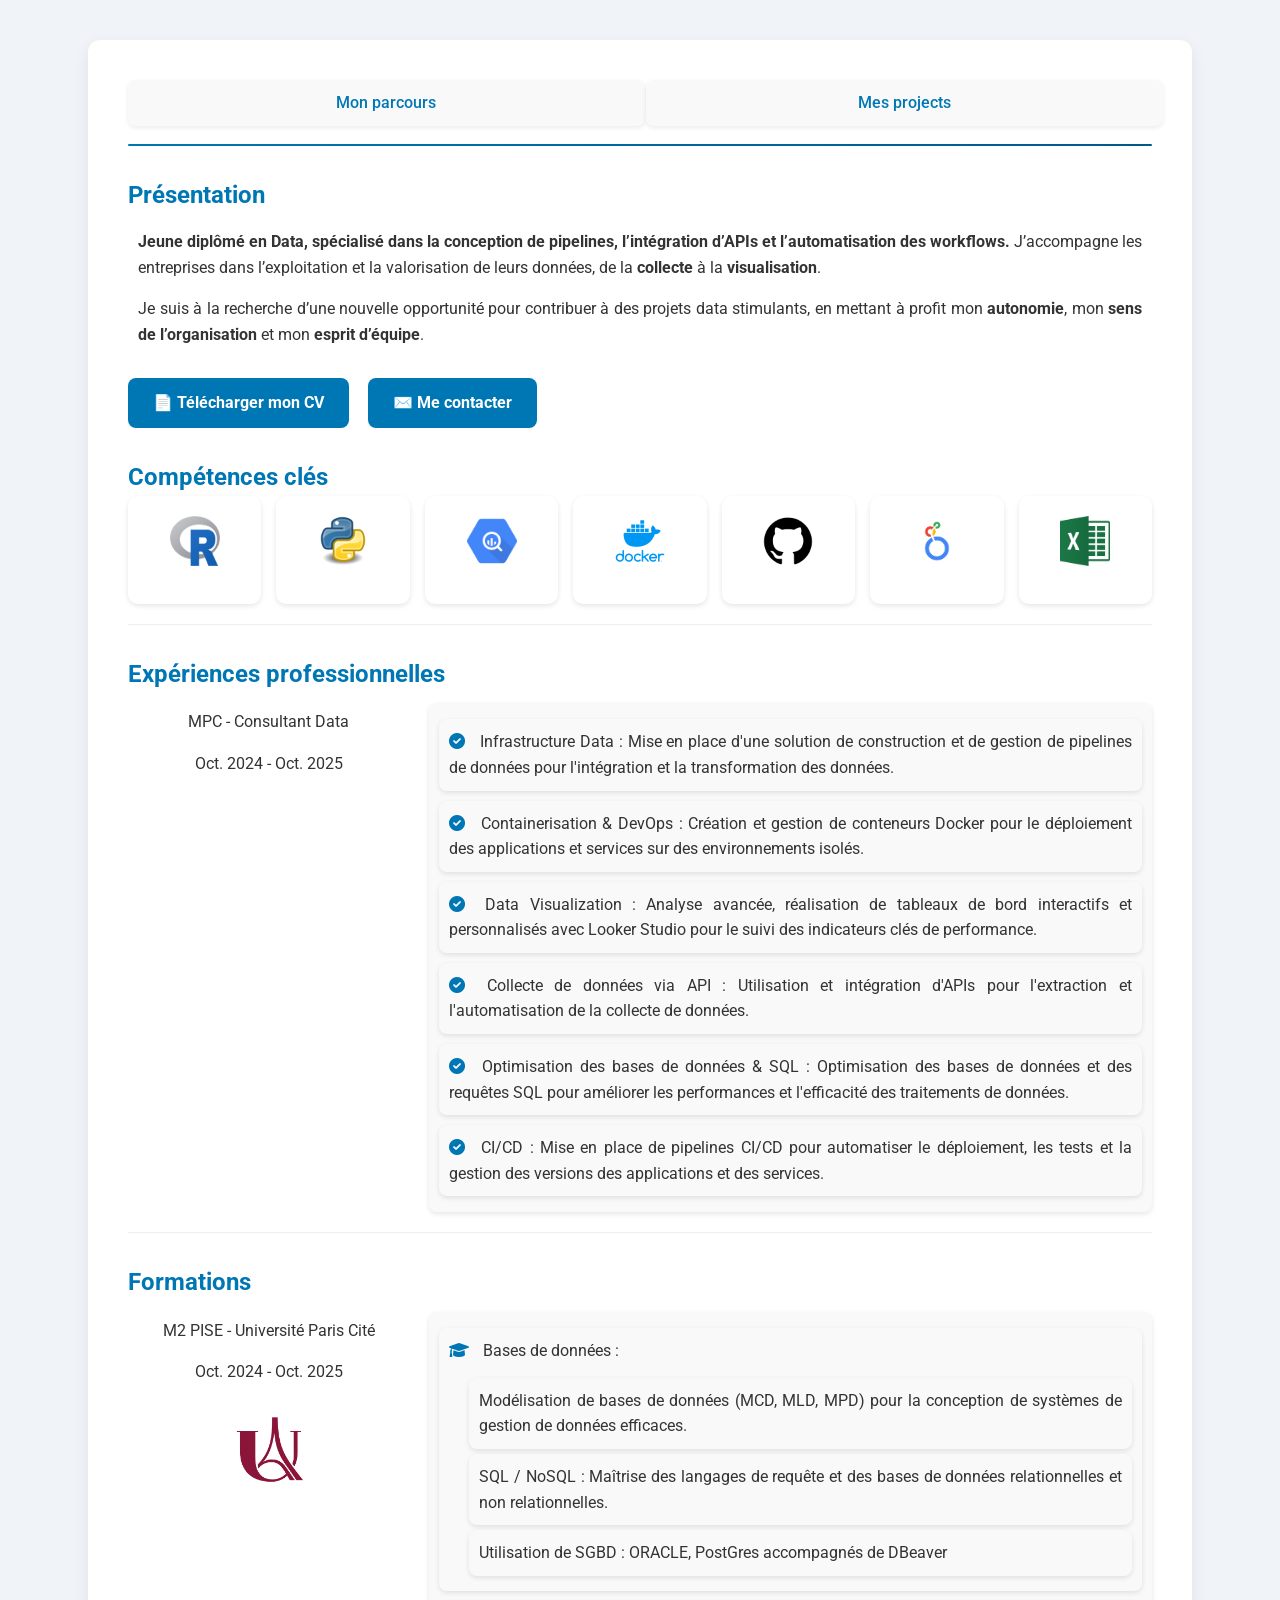
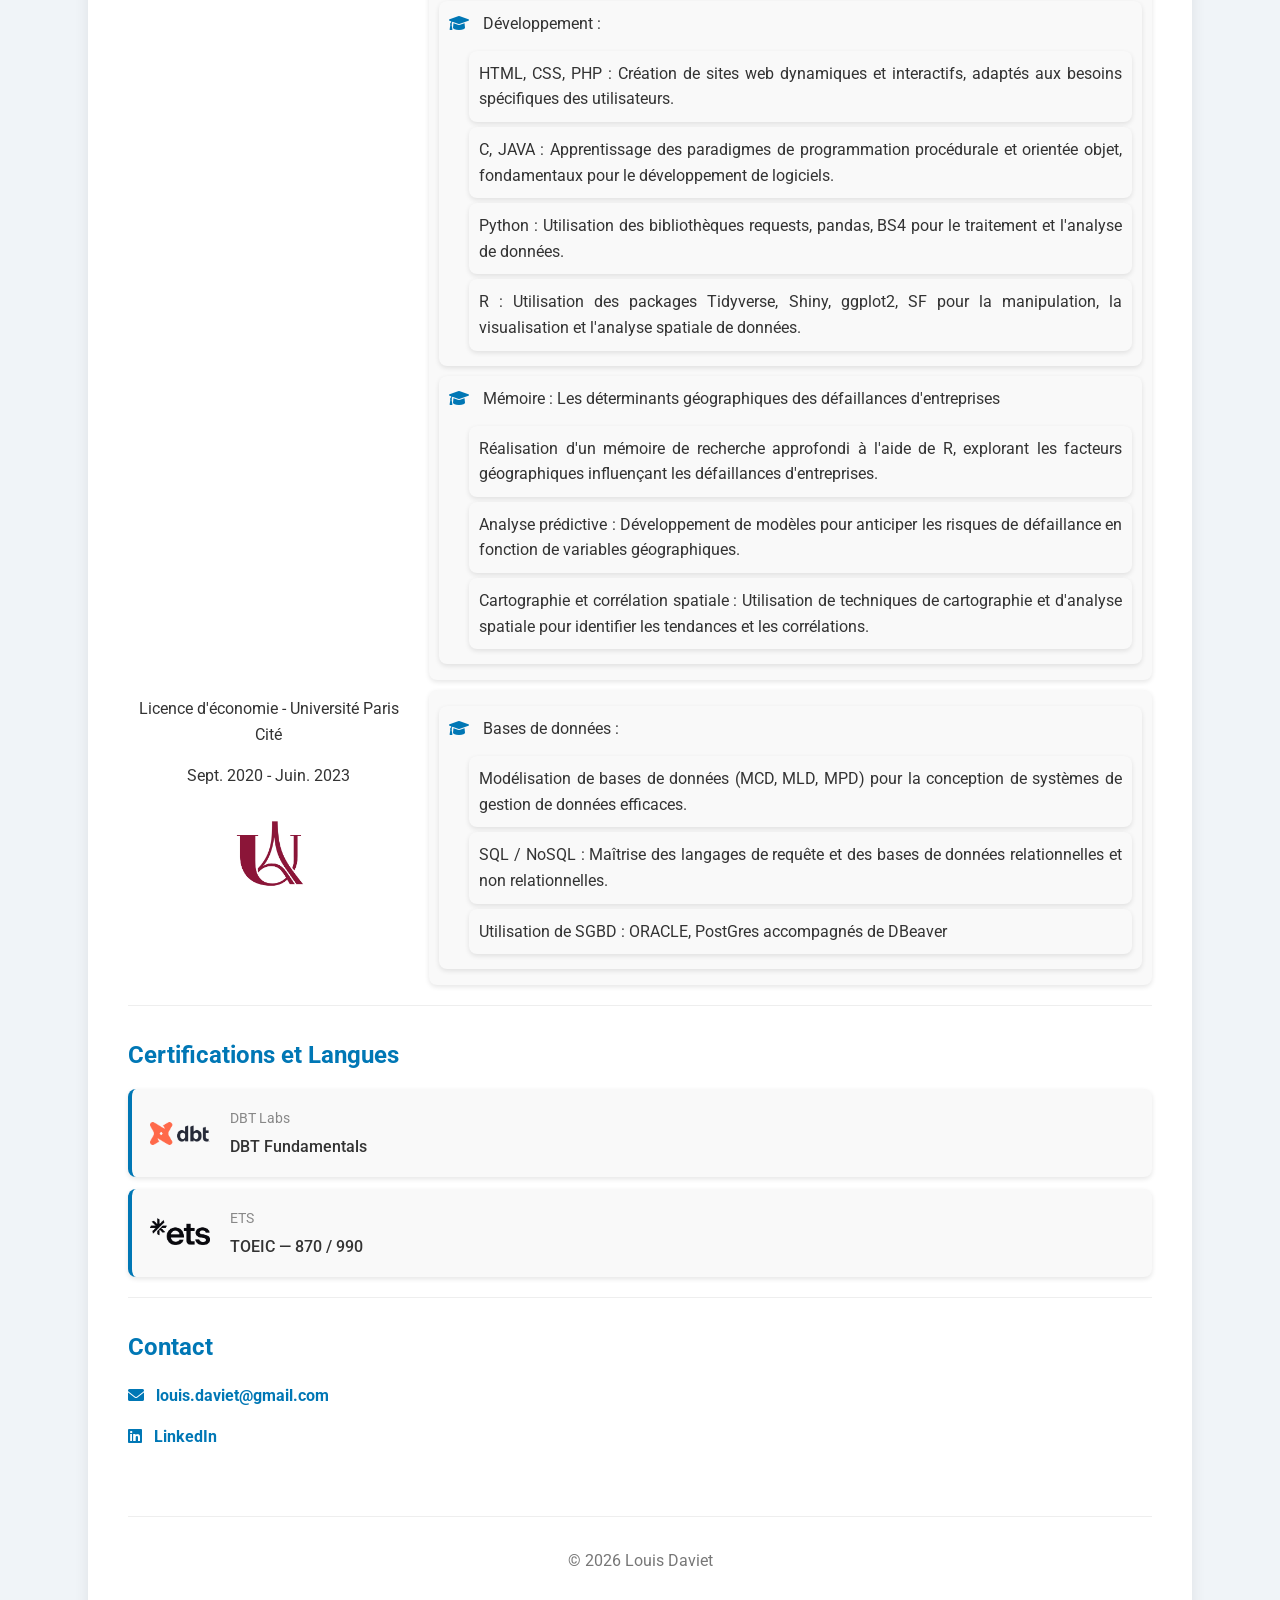
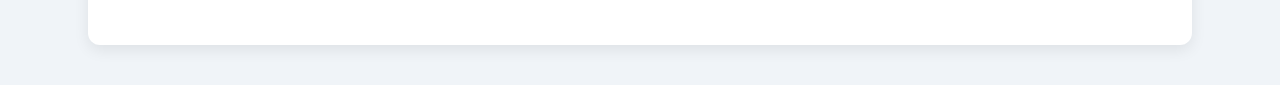
<file: index.html>
<!DOCTYPE html>
<html lang="fr">
<head>
    <meta charset="UTF-8">
    <meta name="viewport" content="width=device-width, initial-scale=1.0">
    <title>Louis Daviet - Parcours</title>
    <link rel="stylesheet" href="style.css">
    <link rel="stylesheet" href="https://cdnjs.cloudflare.com/ajax/libs/font-awesome/6.0.0/css/all.min.css">
    <link rel="preconnect" href="https://fonts.googleapis.com">
    <link rel="preconnect" href="https://fonts.gstatic.com" crossorigin>
    <link href="https://fonts.googleapis.com/css2?family=Roboto:wght@300;400;500;700&display=swap" rel="stylesheet">
</head>

<body>
    <div class="container">
        <div class="skewed"></div>

        <header>

            <nav>
                <ul>
                    <li><a href="index.html">Mon parcours</a></li>
                    <li><a href="projects.html">Mes projects</a></li>
                </ul>
            </nav>
            
            <hr>

        </header>

        <section class="profile-intro">
            <div class="intro-text">
                <h2>Présentation</h2>

                <p>
                    <strong>Jeune diplômé en Data, spécialisé dans la conception de pipelines, l’intégration d’APIs et l’automatisation des workflows.</strong> 
                    J’accompagne les entreprises dans l’exploitation et la valorisation de leurs données, de la <strong>collecte</strong> à la <strong>visualisation</strong>.
                </p>
                <p>
                    Je suis à la recherche d’une nouvelle opportunité pour contribuer à des projets data stimulants, 
                    en mettant à profit mon <strong>autonomie</strong>, mon <strong>sens de l’organisation</strong> et mon <strong>esprit d’équipe</strong>.
                </p>
                <a href="file/CV_Louis.pdf" class="button">📄 Télécharger mon CV</a>
                <a href="#contact" class="button">✉️ Me contacter</a>
            </div>
        </section>

        <section class="section">
            <h2>Compétences clés</h2>
            <div class="competences-grid">
                <!-- R -->
                <div class="competence-item">
                    <img src="img/r-logo.png" alt="R Logo" class="competence-logo">
                    <div class="competence-tooltip">
                        <p><strong>Packages R : </strong>tidyverse, car, shiny, mapSF, ggplot2, dplyr</p>
                    </div>
                </div>
        
                <!-- Python -->
                <div class="competence-item">
                    <img src="img/python-logo.png" alt="Python Logo" class="competence-logo">
                    <div class="competence-tooltip">
                        <p><strong>Bibliothèques Python : </strong>pandas, matplotlib, requests, BS4</p>
                    </div>
                </div>
        
                <!-- SQL -->
                <div class="competence-item">
                    <img src="img/bq-logo.png" alt="SQL Logo" class="competence-logo">
                    <div class="competence-tooltip">
                        <p><strong>SGBD et data warehouse : </strong>Oracle, PostgreSQL, Snowflake, BigQuery</p>
                    </div>
                </div>
        
                <!-- Docker -->
                <div class="competence-item">
                    <img src="img/docker-logo.png" alt="Docker Logo" class="competence-logo">
                    <div class="competence-tooltip">
                        <p><strong>Outils Docker : </strong>Docker, DockerHub</p>
                    </div>
                </div>
        
                <!-- GitHub -->
                <div class="competence-item">
                    <img src="img/github-logo.png" alt="GitHub Logo" class="competence-logo">
                    <div class="competence-tooltip">
                        <p><strong>Outils GitHub : </strong>Git, GitHub Actions</p>
                    </div>
                </div>
        
                <!-- Looker Studio -->
                <div class="competence-item">
                    <img src="img/looker-logo.png" alt="Looker Studio Logo" class="competence-logo">
                    <div class="competence-tooltip">
                        <p><strong>Outils Looker Studio : </strong>Création de rapports interactifs, Data Studio</p>
                    </div>
                </div>
        
                <!-- Excel -->
                <div class="competence-item">
                    <img src="img/excel-logo.png" alt="Excel Logo" class="competence-logo">
                    <div class="competence-tooltip">
                        <p><strong>Compétences Excel : </strong>Formules avancées, Tableaux croisés dynamiques, macros VBA</p>
                    </div>
                </div>
            </div>
        </section>
        
        <section class="section">
            <h2>Expériences professionnelles</h2>
            <div class="two-columns">
                <div class="left-column">
                    <p>MPC - Consultant Data</p>
                    <p>Oct. 2024 - Oct. 2025</p>
                </div>
                <div class="right-column">
                    <ul class="experiences">
                        <li><i class="fas fa-check-circle"></i> Infrastructure Data : Mise en place d'une solution de construction et de gestion de pipelines de données pour l'intégration et la transformation des données.</li>
                        <li><i class="fas fa-check-circle"></i> Containerisation & DevOps : Création et gestion de conteneurs Docker pour le déploiement des applications et services sur des environnements isolés. </li>
                        <li><i class="fas fa-check-circle"></i> Data Visualization : Analyse avancée, réalisation de tableaux de bord interactifs et personnalisés avec Looker Studio pour le suivi des indicateurs clés de performance.</li>
                        <li><i class="fas fa-check-circle"></i> Collecte de données via API : Utilisation et intégration d'APIs pour l'extraction et l'automatisation de la collecte de données.</li>
                        <li><i class="fas fa-check-circle"></i> Optimisation des bases de données & SQL : Optimisation des bases de données et des requêtes SQL pour améliorer les performances et l'efficacité des traitements de données.</li>                        </li>
                        <li><i class="fas fa-check-circle"></i> CI/CD : Mise en place de pipelines CI/CD pour automatiser le déploiement, les tests et la gestion des versions des applications et des services. </li>
                    </ul>
                </div>
            </div>
        </section>
        
        
        <section class="section">
            <h2>Formations</h2>
            <div class="two-columns">
                <div class="left-column">
                    <p>M2 PISE - Université Paris Cité</p>
                    <p>Oct. 2024 - Oct. 2025</p>
                    <img src="img/logo-universite.png" alt="Université">
                </div>
                <div class="right-column">
                    <ul class="etudes">
                        <li>
                            <i class="fas fa-graduation-cap"></i> Bases de données :
                            <ul>
                                <li>Modélisation de bases de données (MCD, MLD, MPD) pour la conception de systèmes de gestion de données efficaces.</li>
                                <li>SQL / NoSQL : Maîtrise des langages de requête et des bases de données relationnelles et non relationnelles.</li>
                                <li>Utilisation de SGBD : ORACLE, PostGres accompagnés de DBeaver </li>
                            </ul>
                        </li>
                        <li>
                            <i class="fas fa-graduation-cap"></i> Développement :
                            <ul>
                                <li>HTML, CSS, PHP : Création de sites web dynamiques et interactifs, adaptés aux besoins spécifiques des utilisateurs.</li>
                                <li>C, JAVA : Apprentissage des paradigmes de programmation procédurale et orientée objet, fondamentaux pour le développement de logiciels.</li>
                                <li>Python : Utilisation des bibliothèques requests, pandas, BS4 pour le traitement et l'analyse de données.</li>
                                <li>R : Utilisation des packages Tidyverse, Shiny, ggplot2, SF pour la manipulation, la visualisation et l'analyse spatiale de données.</li>
                            </ul>
                        </li>
                        <li>
                            <i class="fas fa-graduation-cap"></i> Mémoire : Les déterminants géographiques des défaillances d'entreprises
                            <ul>
                                <li>Réalisation d'un mémoire de recherche approfondi à l'aide de R, explorant les facteurs géographiques influençant les défaillances d'entreprises.</li>
                                <li>Analyse prédictive : Développement de modèles pour anticiper les risques de défaillance en fonction de variables géographiques.</li>
                                <li>Cartographie et corrélation spatiale : Utilisation de techniques de cartographie et d'analyse spatiale pour identifier les tendances et les corrélations.</li>
                            </ul>
                        </li>
                    </ul>
                </div>
            </div>
            <div class="two-columns">
                <div class="left-column">
                    <p>Licence d'économie - Université Paris Cité</p>
                    <p>Sept. 2020 - Juin. 2023</p>
                    <img src="img/logo-universite.png" alt="Université">
                </div>
                <div class="right-column">
                    <ul class="etudes">
                        <li>
                            <i class="fas fa-graduation-cap"></i> Bases de données :
                            <ul>
                                <li>Modélisation de bases de données (MCD, MLD, MPD) pour la conception de systèmes de gestion de données efficaces.</li>
                                <li>SQL / NoSQL : Maîtrise des langages de requête et des bases de données relationnelles et non relationnelles.</li>
                                <li>Utilisation de SGBD : ORACLE, PostGres accompagnés de DBeaver </li>
                            </ul>
                        </li>
                    </ul>
                </div>   
            </div>                  
        </section>

        <section class="section">
            <h2>Certifications et Langues</h2>
            <div class="certifications-grid">
        
                <div class="certification-item">
                    <img class="certification-logo" src="img/dbt-logo.png" alt="DBT Labs">
                    <div class="certification-info">
                        <p class="certification-org">DBT Labs</p>
                        <p class="certification-name">DBT Fundamentals</p>
                    </div>
                </div>
        
                <div class="certification-item">
                    <img class="certification-logo" src="img/ETS_New_Logo_2024.png" alt="ETS">
                    <div class="certification-info">
                        <p class="certification-org">ETS</p>
                        <p class="certification-name">TOEIC — 870 / 990</p>
                    </div>
                </div>
        
            </div>
        </section>

        <section class="section contact" id="contact">
            <h2>Contact</h2>
            <p><i class="fas fa-envelope"></i> <a href="mailto:louis.daviet@gmail.com">louis.daviet@gmail.com</a></p>
            <p><i class="fab fa-linkedin"></i> <a href="https://www.linkedin.com/in/louis-daviet-4560242a1/">LinkedIn</a></p>
        </section>

        <footer class="footer">
            <p>&copy; 2026 Louis Daviet</p>
        </footer>
    </div>
</body>
</html>
</file>
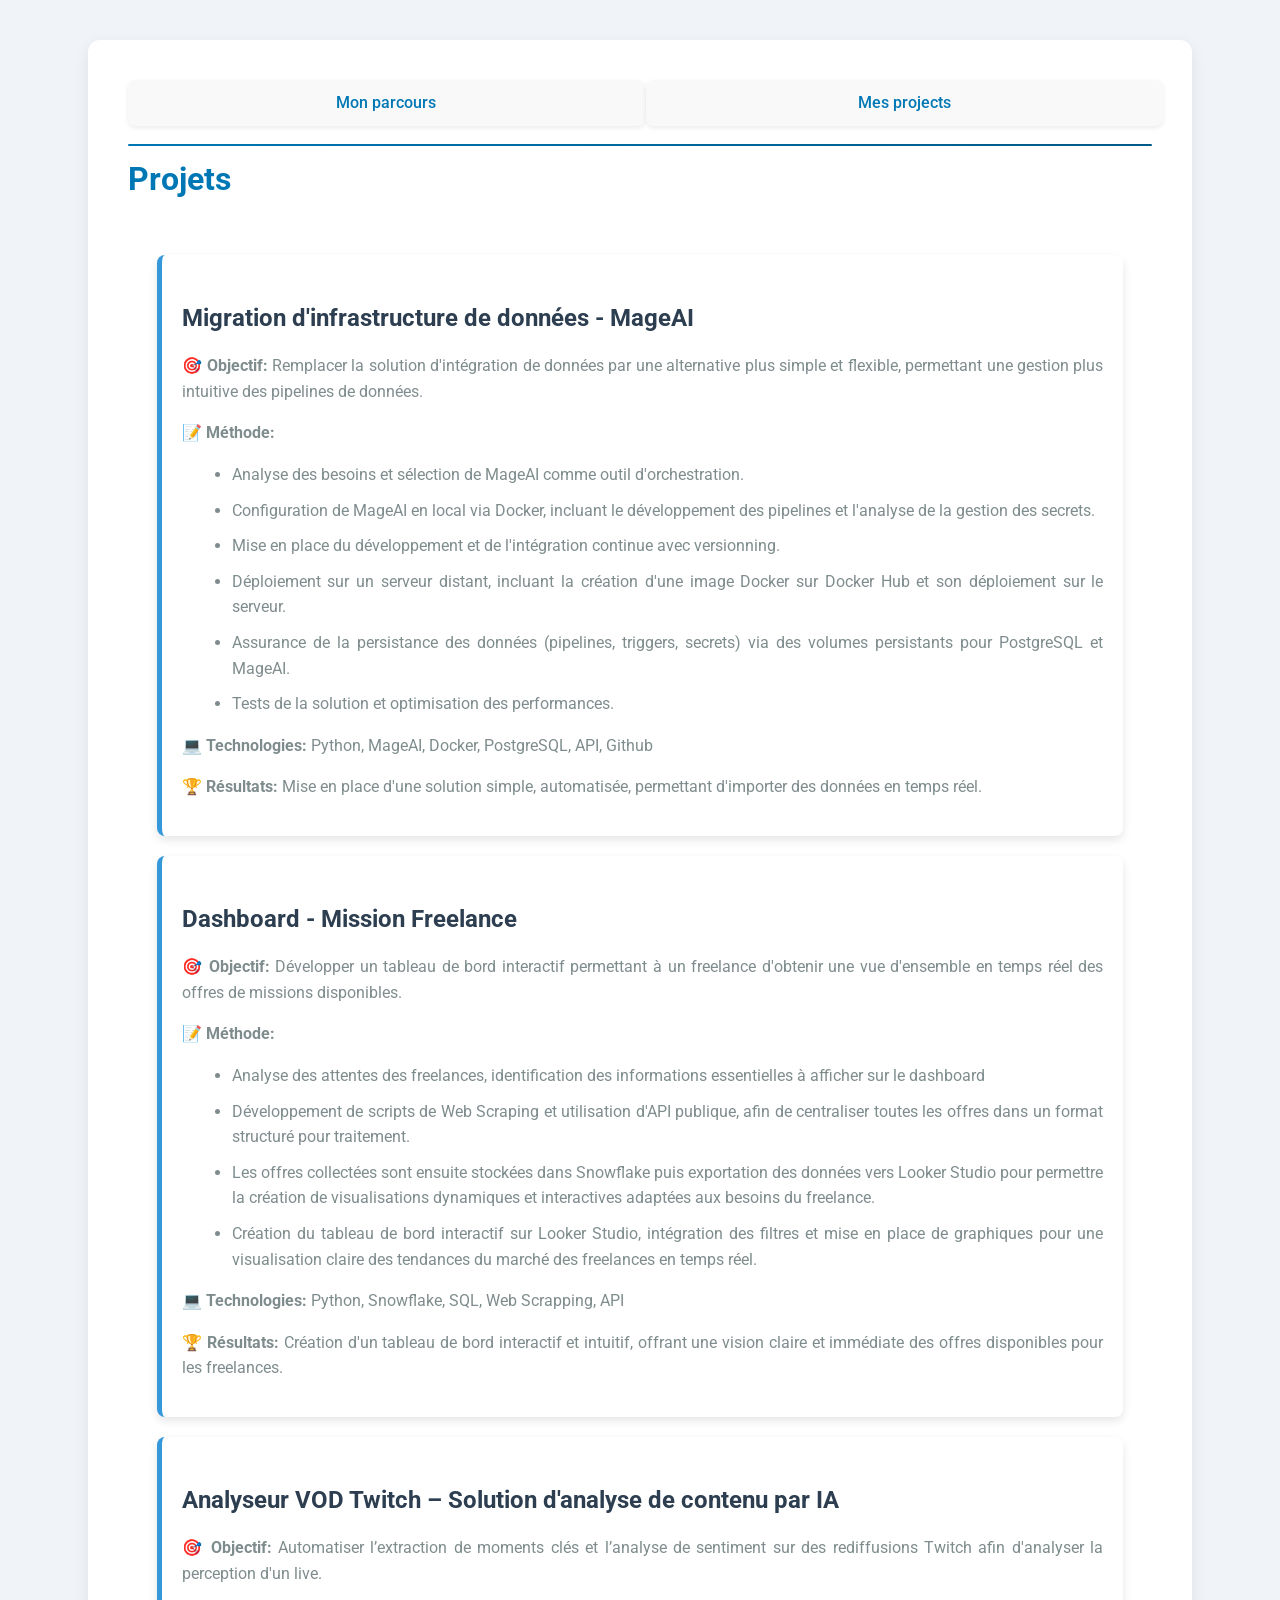
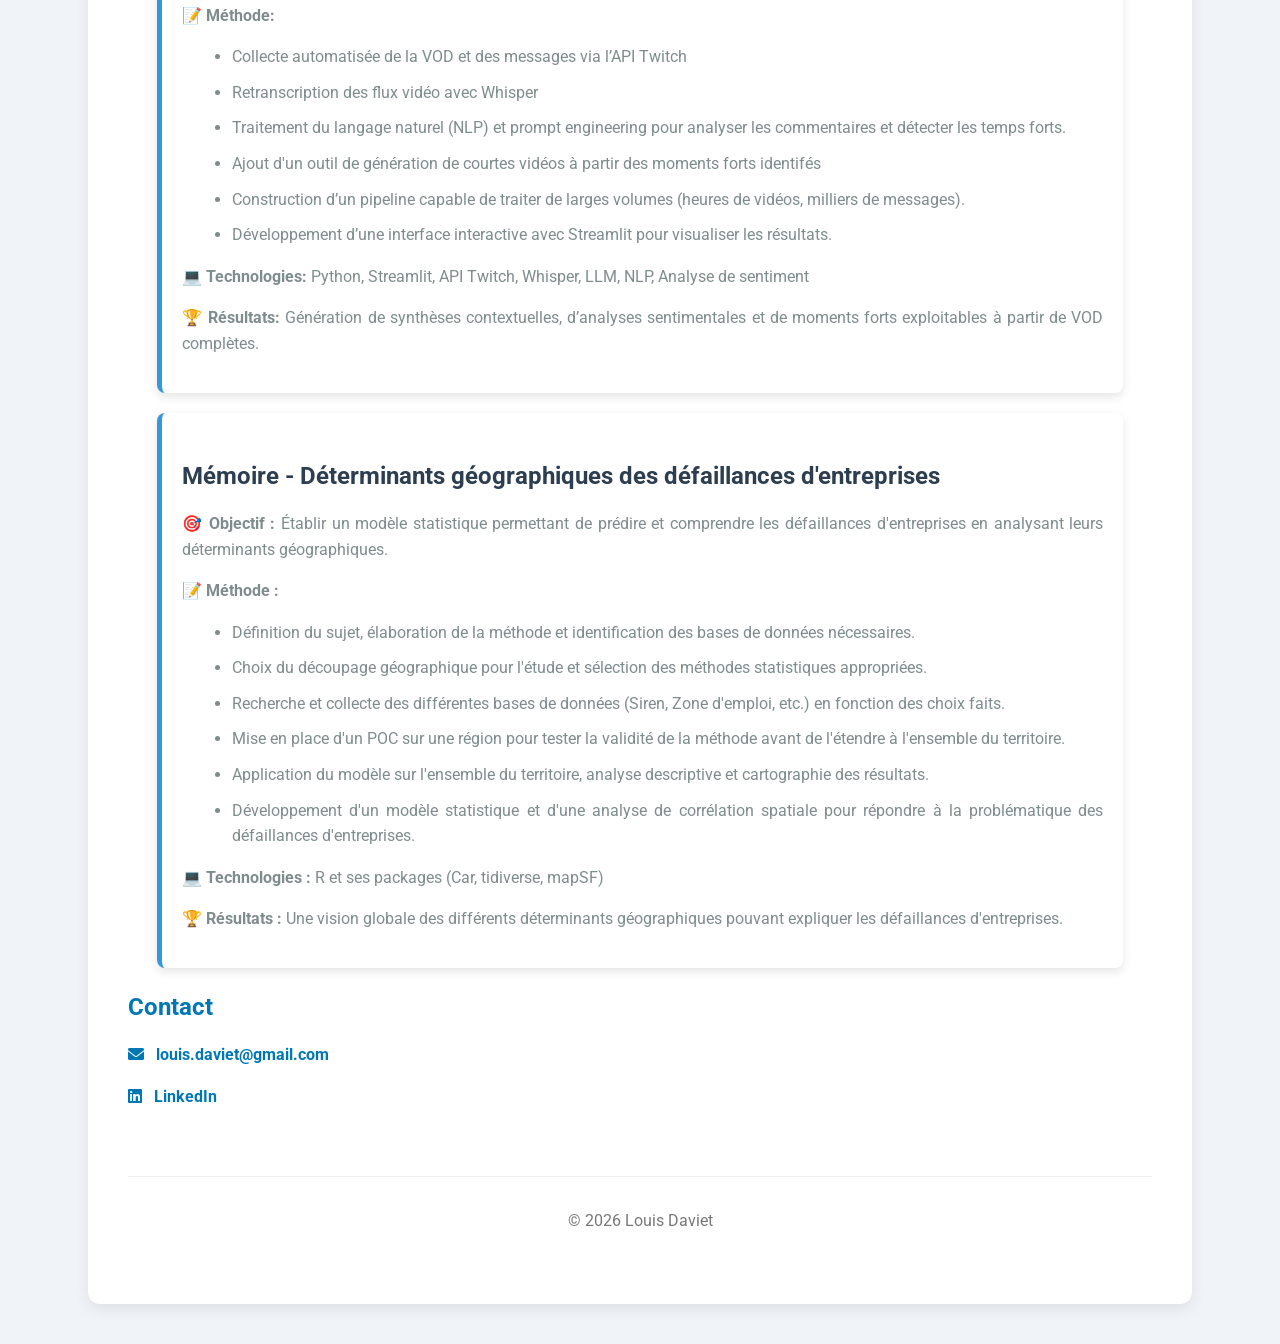
<file: projects.html>
<!DOCTYPE html>
<html lang="fr">
<head>
    <meta charset="UTF-8">
    <meta name="viewport" content="width=device-width, initial-scale=1.0">
    <title>Louis Daviet - Projets</title>
    <link rel="stylesheet" href="style.css">
    <link rel="stylesheet" href="https://cdnjs.cloudflare.com/ajax/libs/font-awesome/6.0.0/css/all.min.css">
    <link rel="preconnect" href="https://fonts.googleapis.com">
    <link rel="preconnect" href="https://fonts.gstatic.com" crossorigin>
    <link href="https://fonts.googleapis.com/css2?family=Roboto:wght@300;400;500;700&display=swap" rel="stylesheet">
</head>

<body>
    <div class="container">
        <header>

            <nav>
                <ul>
                    <li><a href="index.html">Mon parcours</a></li>
                    <li><a href="projects.html">Mes projects</a></li>
                </ul>
            </nav>
            
            <hr>
            <h1>Projets</h1>

        </header>
        <section id="projets">
            <div class="projets-container">
                <!-- Projet 1 -->
                <div class="projet">
                    <h3>Migration d'infrastructure de données - MageAI</h3>
                    <div class="projet-details">
                        <p><strong>🎯 Objectif:</strong> Remplacer la solution d'intégration de données par une alternative plus simple et flexible, permettant une gestion plus intuitive des pipelines de données.</p>
                        <p><strong>📝 Méthode:</strong></p>
                        <ul class="etapes-projet">
                            <li>Analyse des besoins et sélection de MageAI comme outil d'orchestration.</li>
                            <li>Configuration de MageAI en local via Docker, incluant le développement des pipelines et l'analyse de la gestion des secrets.</li>
                            <li>Mise en place du développement et de l'intégration continue avec versionning.</li>
                            <li>Déploiement sur un serveur distant, incluant la création d'une image Docker sur Docker Hub et son déploiement sur le serveur.</li>
                            <li>Assurance de la persistance des données (pipelines, triggers, secrets) via des volumes persistants pour PostgreSQL et MageAI.</li>
                            <li>Tests de la solution et optimisation des performances.</li>
                        </ul>
                        <p><strong>💻 Technologies:</strong> Python, MageAI, Docker, PostgreSQL, API, Github</p>
                        <p><strong>🏆 Résultats:</strong> Mise en place d'une solution simple, automatisée, permettant d'importer des données en temps réel.</p>
                    </div>
                </div>
                <!-- Projet 2 -->
                <div class="projet">
                    <h3>Dashboard - Mission Freelance</h3>
                    <div class="projet-details">
                        <p><strong>🎯 Objectif:</strong> Développer un tableau de bord interactif permettant à un freelance d'obtenir une vue d'ensemble en temps réel des offres de missions disponibles.</p>
                        <p><strong>📝 Méthode:</strong></p>
                        <ul class="etapes-projet">
                            <li>Analyse des attentes des freelances, identification des informations essentielles à afficher sur le dashboard</li>
                            <li>Développement de scripts de Web Scraping et utilisation d'API publique, afin de centraliser toutes les offres dans un format structuré pour traitement.</li>
                            <li>Les offres collectées sont ensuite stockées dans Snowflake puis exportation des données vers Looker Studio pour permettre la création de visualisations dynamiques et interactives adaptées aux besoins du freelance.</li>
                            <li>Création du tableau de bord interactif sur Looker Studio, intégration des filtres et mise en place de graphiques pour une visualisation claire des tendances du marché des freelances en temps réel.</li>
                        </ul>
                        <p><strong>💻 Technologies:</strong> Python, Snowflake, SQL, Web Scrapping, API</p>
                        <p><strong>🏆 Résultats:</strong> Création d'un tableau de bord interactif et intuitif, offrant une vision claire et immédiate des offres disponibles pour les freelances.</p>
                    </div>
                </div>
                <!-- Projet 3 -->
                <div class="projet">
                    <h3>Analyseur VOD Twitch – Solution d'analyse de contenu par IA</h3>
                    <div class="projet-details">
                        <p><strong>🎯 Objectif:</strong> Automatiser l’extraction de moments clés et l’analyse de sentiment sur des rediffusions Twitch afin d'analyser la perception d'un live.</p>
                        
                        <p><strong>📝 Méthode:</strong></p>
                        <ul class="etapes-projet">
                            <li>Collecte automatisée de la VOD et des messages via l’API Twitch</li>
                            <li>Retranscription des flux vidéo avec Whisper</li>
                            <li>Traitement du langage naturel (NLP) et prompt engineering pour analyser les commentaires et détecter les temps forts.</li>
                            <li>Ajout d'un outil de génération de courtes vidéos à partir des moments forts identifés</li>
                            <li>Construction d’un pipeline capable de traiter de larges volumes (heures de vidéos, milliers de messages).</li>
                            <li>Développement d’une interface interactive avec Streamlit pour visualiser les résultats.</li>
                        </ul>
                        <p><strong>💻 Technologies:</strong> Python, Streamlit, API Twitch, Whisper, LLM, NLP, Analyse de sentiment</p>
                        <p><strong>🏆 Résultats:</strong> Génération de synthèses contextuelles, d’analyses sentimentales et de moments forts exploitables à partir de VOD complètes.</p>
                    </div>
                </div>
                
                <div class="projet">
                    <h3>Mémoire - Déterminants géographiques des défaillances d'entreprises</h3>
                    <div class="projet-details">
                        <p><strong>🎯 Objectif :</strong> Établir un modèle statistique permettant de prédire et comprendre les défaillances d'entreprises en analysant leurs déterminants géographiques.</p>
                        
                        <p><strong>📝 Méthode :</strong></p>
                        <ul class="etapes-projet">
                            <li>Définition du sujet, élaboration de la méthode et identification des bases de données nécessaires.</li>
                            <li>Choix du découpage géographique pour l'étude et sélection des méthodes statistiques appropriées.</li>
                            <li>Recherche et collecte des différentes bases de données (Siren, Zone d'emploi, etc.) en fonction des choix faits.</li>
                            <li>Mise en place d'un POC sur une région pour tester la validité de la méthode avant de l'étendre à l'ensemble du territoire.</li>
                            <li>Application du modèle sur l'ensemble du territoire, analyse descriptive et cartographie des résultats.</li>
                            <li>Développement d'un modèle statistique et d'une analyse de corrélation spatiale pour répondre à la problématique des défaillances d'entreprises.</li>
                        </ul>
                        
                        <p><strong>💻 Technologies :</strong> R et ses packages (Car, tidiverse, mapSF)</p>
                        
                        <p><strong>🏆 Résultats :</strong> Une vision globale des différents déterminants géographiques pouvant expliquer les défaillances d'entreprises.</p>
                    </div>
                </div>
            </div>
        </section>
        <section class="section contact" id="contact">
            <h2>Contact</h2>
            <p><i class="fas fa-envelope"></i> <a href="mailto:louis.daviet@gmail.com">louis.daviet@gmail.com</a></p>
            <p><i class="fab fa-linkedin"></i> <a href="https://www.linkedin.com/in/louis-daviet-4560242a1/">LinkedIn</a></p>
        </section>
        

        <footer class="footer">
            <p>&copy; 2026 Louis Daviet</p>
        </footer>
    </div>
</body>
</file>
<file: style.css>
body {
    font-family: 'Roboto', sans-serif;
    margin: 0;
    padding: 0;
    background-color: #f0f4f8;
    color: #333;
    line-height: 1.6;
}

header {
    margin-bottom: 30px;
}

header ul{
    display: flex;
    gap: 12px;
    padding: 0;
    margin: 0 0 0 0;
}

header ul li{
    flex: 1;
    list-style: none;
}

/* le lien devient le bouton */
header ul li a{
    display: flex;
    justify-content: center;
    align-items: center;

    width: 95%;
    padding: 10px 18px;

    text-decoration: none;
    color: #0077b5;
    font-weight: 500;

    background: #f9f9f9;
    border-radius: 8px;

    box-shadow: 0 2px 5px rgba(0,0,0,0.08);

    transition: all 0.25s ease;
}

header ul li a:hover{
    color: #005a87;
    background-color: #e8f0fe;
    transform: translateY(-2px);
    box-shadow: 0 4px 10px rgba(0,0,0,0.15);
}

header hr {
    border: none;
    height: 2px;
    background: linear-gradient(to right, #0077b5, #005a87);
    border-radius: 2px;
}

.container {
    width: 80%;
    margin: 40px auto;
    background: #fff;
    padding: 40px;
    border-radius: 12px;
    box-shadow: 0 5px 15px rgba(0, 0, 0, 0.08);
}

.profile-intro {
    display: flex;
    align-items: flex-start;
    margin-bottom: 30px;
}

.profile-intro .button {
    display: inline-block;
    margin-right: 15px;
}

.profile-intro img {
    width: 150px;
    height: 150px;
    border-radius: 10px;
    margin-right: 30px;
    object-fit: cover;
    box-shadow: 0 2px 5px rgba(0, 0, 0, 0.1);
}

h1, h2 {
    color: #0077b5;
    text-align: left;
    margin: 0;
}

.intro-text p {
    margin-top: 15px;
    text-align: justify;
    padding-right: 10px; /* Réduit la marge à droite */
    padding-left: 10px; /* Ajoute un peu de marge à gauche pour l'équilibre */
}

.section {
    margin-bottom: 30px;
    padding-bottom: 20px;
    border-bottom: 1px solid #eee;
}

.section.contact {
    border-bottom: none;
}

.two-columns {
    display: flex;
    align-items: flex-start;
    gap: 20px;
}

.left-column {
    flex: 0.4;
    text-align: center;
}

.left-column img {
    width: 100px;
    height: auto;
    border-radius: 10px;
    margin-bottom: 15px;
}

.right-column {
    flex: 1; /* Réduit la taille de la colonne à 1/4 de l'espace */
    text-align: justify;
    padding-right: 10px;
    padding-left: 10px; /* Ajout de padding pour mieux espacer le contenu */
    background-color: #f9f9f9; /* Ajout d'un fond pour bien délimiter le bloc */
    border-radius: 8px;
    box-shadow: 0 2px 5px rgba(0, 0, 0, 0.1);
    margin-top: 10px; /* Ajout d'un petit écart en haut pour le bloc */
}

ul {
    list-style: none;
    padding: 0;
}

ul li {
    margin-bottom: 10px;
    text-align: justify;
}

ul li::before {
    content: none;
}

ul li i {
    margin-right: 10px;
    color: #0077b5;
}

ul.etudes li ul {
    list-style: none;
    padding-left: 20px;
    margin-top: 5px;
}

ul.etudes li ul li {
    margin-bottom: 5px;
    text-align: justify;
    padding-left: 10px;
}

ul.etudes li ul li::before {
    margin-right: 5px;
}

ul.etudes li i.fas.fa-graduation-cap {
    margin-bottom: 15px;
}

ul.experiences li, ul.etudes li {
    background-color: #f9f9f9; /* Fond clair pour les éléments */
    border-radius: 8px; /* Bords arrondis */
    padding: 10px; /* Espacement interne pour mieux aérer */
    box-shadow: 0 2px 5px rgba(0, 0, 0, 0.1); /* Ajout d'une légère ombre */
    transition: background-color 0.3s ease, box-shadow 0.3s ease; /* Effet de transition pour les hover */
}

ul.experiences li:hover, ul.etudes li:hover {
    background-color: #e8f0fe; /* Changement de couleur au survol */
    box-shadow: 0 4px 10px rgba(0, 0, 0, 0.15); /* Ombre plus marquée */
}

.contact a {
    color: #0077b5;
    text-decoration: none;
    font-weight: bold;
    transition: color 0.3s ease;
}

.contact a:hover {
    color: #005a87;
    text-decoration: underline;
    box-shadow: 0 0 5px rgba(0, 0, 0, 0.2);
}

.footer {
    text-align: center;
    margin-top: 30px;
    padding: 15px 0;
    border-top: 1px solid #eee;
    font-size: 16px;
    color: #777;
}

.button {
    background-color: #0077b5;
    color: white;
    padding: 12px 25px;
    border: none;
    border-radius: 8px;
    text-decoration: none;
    font-weight: bold;
    display: inline-block;
    margin-top: 15px;
    transition: background-color 0.3s ease;
}

.button:hover {
    background-color: #005a87;
}

.competences-grid {
    display: grid;
    grid-template-columns: repeat(auto-fit, minmax(80px, 1fr));
    gap: 15px;
}

.competence-item {
    background-color: #fff;
    border-radius: 10px;
    padding: 20px;
    text-align: center;
    box-shadow: 0 2px 5px rgba(0, 0, 0, 0.1);
    transition: transform 0.3s ease, box-shadow 0.3s ease, background-color 0.3s ease;
}

.competence-item img {
    width: 50px;
    height: 50px;
    margin-bottom: 10px;
    transition: transform 0.3s ease, filter 0.3s ease;
}


.competence-logo {
    width: 50px;
    height: auto;
    margin-bottom: 10px;
}
.competence-item:hover {
    transform: translateY(-10px); /* Légère élévation */
    box-shadow: 0 5px 20px rgba(0, 0, 0, 0.15); /* Ombre plus marquée */
    background-color: #f4f7fc; /* Couleur de fond légèrement plus claire */
}

.competence-item:hover img {
    transform: scale(1.1); /* Légère augmentation de la taille de l'icône */
    filter: brightness(1.2); /* Augmente la luminosité de l'icône */
}

.competence-item:hover .competence-tooltip {
    display: block; /* Affiche le tooltip lors du survol */
}
.competence-tooltip {
    display: none;
    position: absolute;
    top: 100%;  /* Placer le tooltip sous l'élément */
    left: 50%;
    transform: translateX(-50%);  /* Centrer horizontalement */
    background-color: #333;
    color: #fff;
    padding: 10px;
    border-radius: 5px;
    width: 200px;
    text-align: center;
    font-size: 0.9em;
    box-shadow: 0 5px 10px rgba(0, 0, 0, 0.2);
    margin-top: 10px;  /* Espacement entre l'icône et le tooltip */
}

.contact i {
    margin-right: 8px;
    color: #0077b5;
}

/* ── Certifications & Langues ── */
.certifications-grid {
    display: flex;
    flex-direction: column;
    gap: 12px;
    margin-top: 15px;
}

.certification-item {
    display: flex;
    align-items: center;
    gap: 20px;
    background-color: #f9f9f9;
    border-radius: 8px;
    padding: 14px 18px;
    box-shadow: 0 2px 5px rgba(0, 0, 0, 0.1);
    border-left: 4px solid #0077b5;
    transition: background-color 0.3s ease, box-shadow 0.3s ease, transform 0.25s ease;
}

.certification-item:hover {
    background-color: #e8f0fe;
    box-shadow: 0 4px 10px rgba(0, 0, 0, 0.15);
    transform: translateY(-2px);
}

.certification-logo {
    width: 60px;
    height: 60px;
    object-fit: contain;
    flex-shrink: 0;
}

.certification-info {
    display: flex;
    flex-direction: column;
    gap: 4px;
}

.certification-org {
    font-size: 0.85rem;
    color: #888;
    margin: 0;
}

.certification-name {
    font-size: 1rem;
    font-weight: 500;
    color: #333;
    margin: 0;
}

#projets {
    padding: 20px 0;
  }
  
  .projets-container {
    display: grid;
    gap: 20px;
    
  }

  .projet {
    width: 90%;
    text-align: justify;
    background-color: #ffffff;  /* Fond blanc pour chaque projet */
    padding: 20px;
    border-radius: 8px;
    box-shadow: 0 4px 10px rgba(0, 0, 0, 0.1);
    border-left: 5px solid #3498db; /* Bordure bleue à gauche */
    transition: all 0.3s ease; /* Transition douce lors du survol */
    justify-self: center; /* Centre l'élément horizontalement */

  }
  
  .projet:hover {
    box-shadow: 0 6px 15px rgba(0, 0, 0, 0.2); /* Ombre plus forte lors du survol */
    transform: translateY(-5px); /* Effet de décalage lors du survol */
  }
  
  .projet h3 {
    font-size: 1.5rem;
    color: #2c3e50;  /* Couleur du titre du projet */
    margin-bottom: 10px;
  }

  .projet p {
    font-size: 1rem;
    color: #7f8c8d;  /* Couleur du texte */
    line-height: 1.6;
  }
  
  .projet-details ul.etapes-projet {
    padding-left: 50px;
    list-style-type: disc;
    margin-top: 10px;
    margin-bottom: 15px;
  }
  
  .projet-details ul.etapes-projet li {
    margin-bottom: 10px;
    font-size: 1rem;
    color: #7f8c8d;  /* Couleur du texte des étapes */
  }
  
  .projet-details ul.etapes-projet li:before {
    color: #007bff;
    font-size: 1.3em;
    vertical-align: middle;
    margin-right: 10px; /* Espace entre l'icône et le texte */
  }


@media (max-width: 768px) {
  .projets-container {
    grid-template-columns: 1fr; /* Sur les petits écrans, on passe à une seule colonne */
  }
}


.social-logo {
    width: 16px;  /* Taille similaire aux icônes FontAwesome */
    height: 16px;
}


@media (max-width: 768px) {
    .container {
        width: 90%;
        padding: 20px;
    }
    
    .two-columns {
        flex-direction: column;
        gap: 0;
    }

    .left-column, .right-column {
        flex: 1;
        text-align: left;
    }

    .competences-grid {
        grid-template-columns: repeat(auto-fit, minmax(60px, 1fr));
    }

    .footer {
        font-size: 14px;
    }
}
</file>
